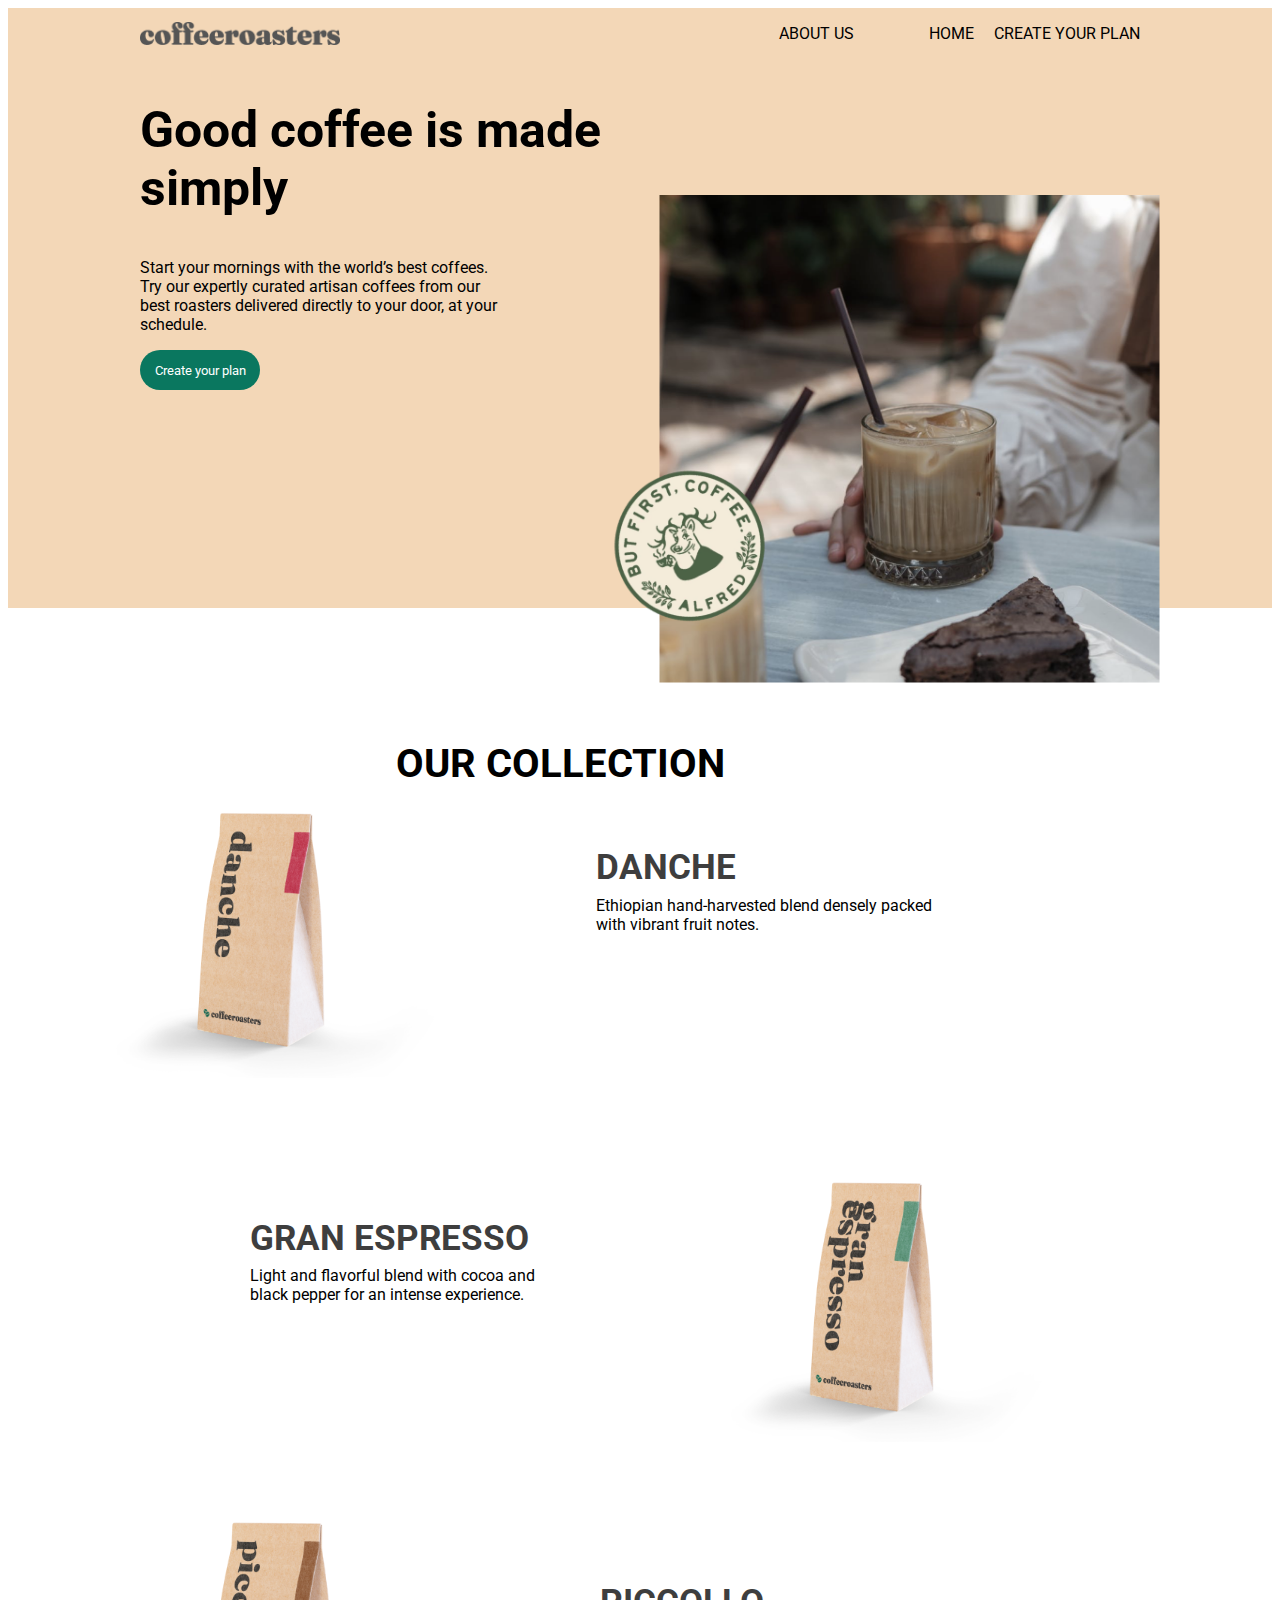
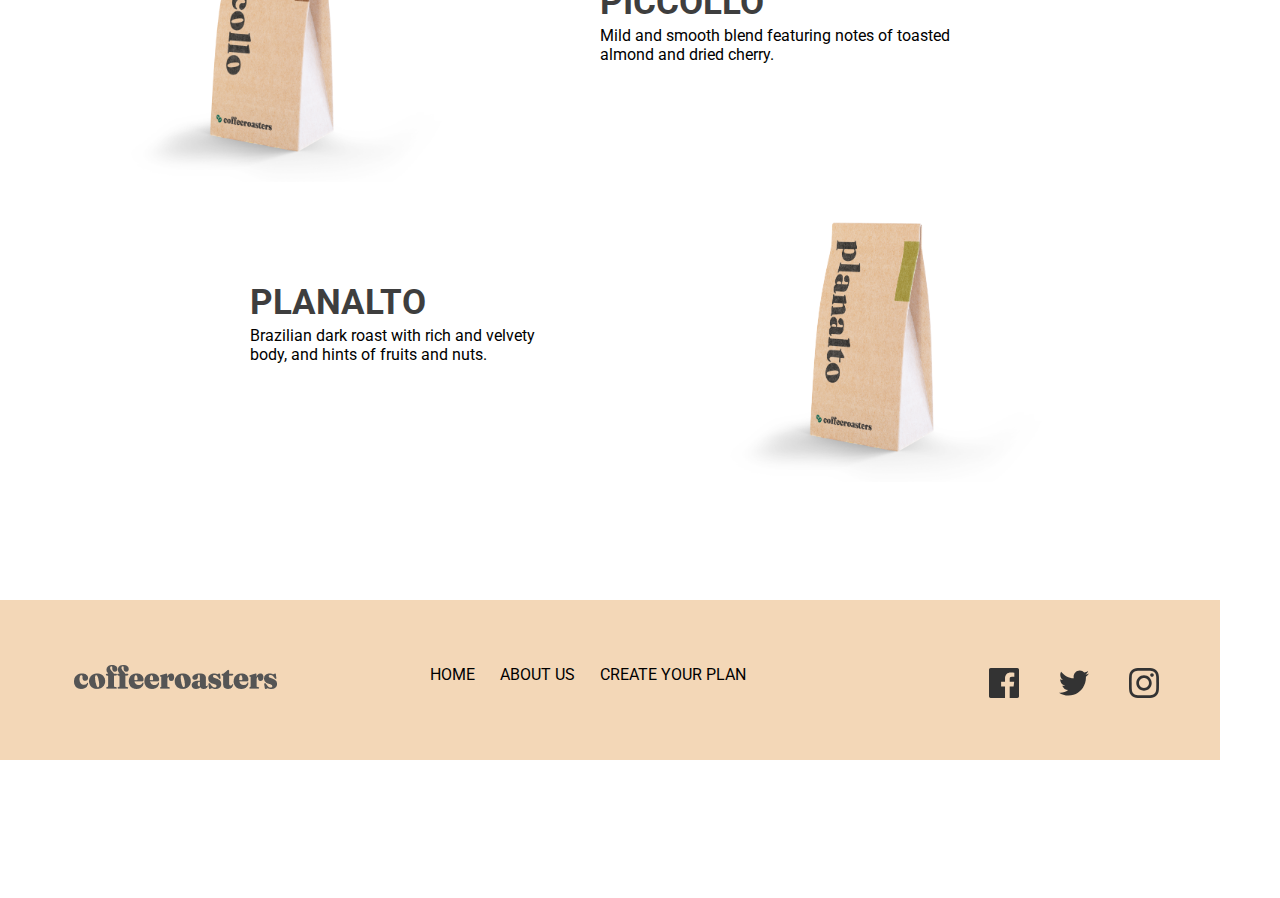
<file: index.html>
<!DOCTYPE html>
<html lang="en">
<head>
    <meta charset="UTF-8">
    <meta name="viewport" content="width=device-width, initial-scale=1.0">
    <title>Document</title>
    <link rel="stylesheet" href="/style.css">
    <link rel="preconnect" href="https://fonts.googleapis.com">
<link rel="preconnect" href="https://fonts.gstatic.com" crossorigin>
<link href="https://fonts.googleapis.com/css2?family=Roboto:ital,wght@0,100;0,300;0,400;0,500;0,700;0,900;1,100;1,300;1,400;1,500;1,700;1,900&display=swap" rel="stylesheet">
</head>
<style>
    a{
        text-decoration: none;
        color: black;
        font-family: 'Roboto';
        position: absolute;
        left: 779px;
    }

    .ABOUT{
        position: absolute;
        top: 65px;
        left: 500px;
    }
</style>
<body>
    <div class="navbar">
        <div class="container">
            <div class="nav">
                <img src="coffeeroasters.png" alt="">
                <a href="/About us.html">ABOUT US</a>
                <ul>
                    <li>HOME</li>
                    <li>CREATE YOUR PLAN</li>
                </ul>
            </div>
    <div class="box">
        <h2>Good coffee is made simply</h2>
        <p>Start your mornings with the world’s best coffees. Try our expertly curated artisan coffees from our best roasters delivered directly to your door, at your schedule.</p>
        <button>Create your plan</button>
    </div> 
    <div class="picture">
        <img src="Rectangle 679.png" alt="">
    </div>       
    <div class="picture2">
        <img src="image 40.png" alt="">
    </div>
</body>
<div class="navbar2">
    <h3>OUR COLLECTION</h3>
    <div class="card">
        <img class="bag" src="kopi4.png" alt="">
        <h4>DANCHE</h4>
        <p class="p2">Ethiopian hand-harvested blend densely packed with vibrant fruit notes.</p>
    </div>
</div>
<div class="card2">
    <img class="bag2" src="kopi1 copy.png" alt="">
    <h5>GRAN ESPRESSO</h5>
    <p class="p3">Light and flavorful blend with cocoa and black pepper for an intense experience.</p>
</div>
<div class="card3">
    <img class="bag3" src="kopi3.png" alt="">
    <h6>PICCOLLO</h6>
    <p class="p4">Mild and smooth blend featuring notes of toasted almond and dried cherry.</p>
</div>
<div class="card4">
    <img class="bag4" src="kopi2.png" alt="">
    <h6 class="h7">PLANALTO</h6>
    <p class="p5">Brazilian dark roast with rich and velvety body, and hints of fruits and nuts.</p>
</div>
<div class="navbar3">
    <div class="container2">
        <div class="nav2">
            <img class="img2" src="coffeeroasters.png" alt="">
            <a href="https://www.facebook.com/?locale=ru_RU">
                <img class="img3" src="Path.svg" alt="">
                </a>
                <a href="https://x.com/?lang=ru">
                <img class="img4" src="Path (1).svg" alt="">
                </a>
                <a href="https://www.instagram.com/">
                <img class="img5" src="Shape.svg" alt="">
                </a>
            <ul>
                <li class="li2">HOME</li>
                <a class="ABOUT" href="/About us.html">ABOUT US</a>
                <li class="li4">CREATE YOUR PLAN</li>
            </ul>
        </div>
    </div>
</div>
</html>
</file>
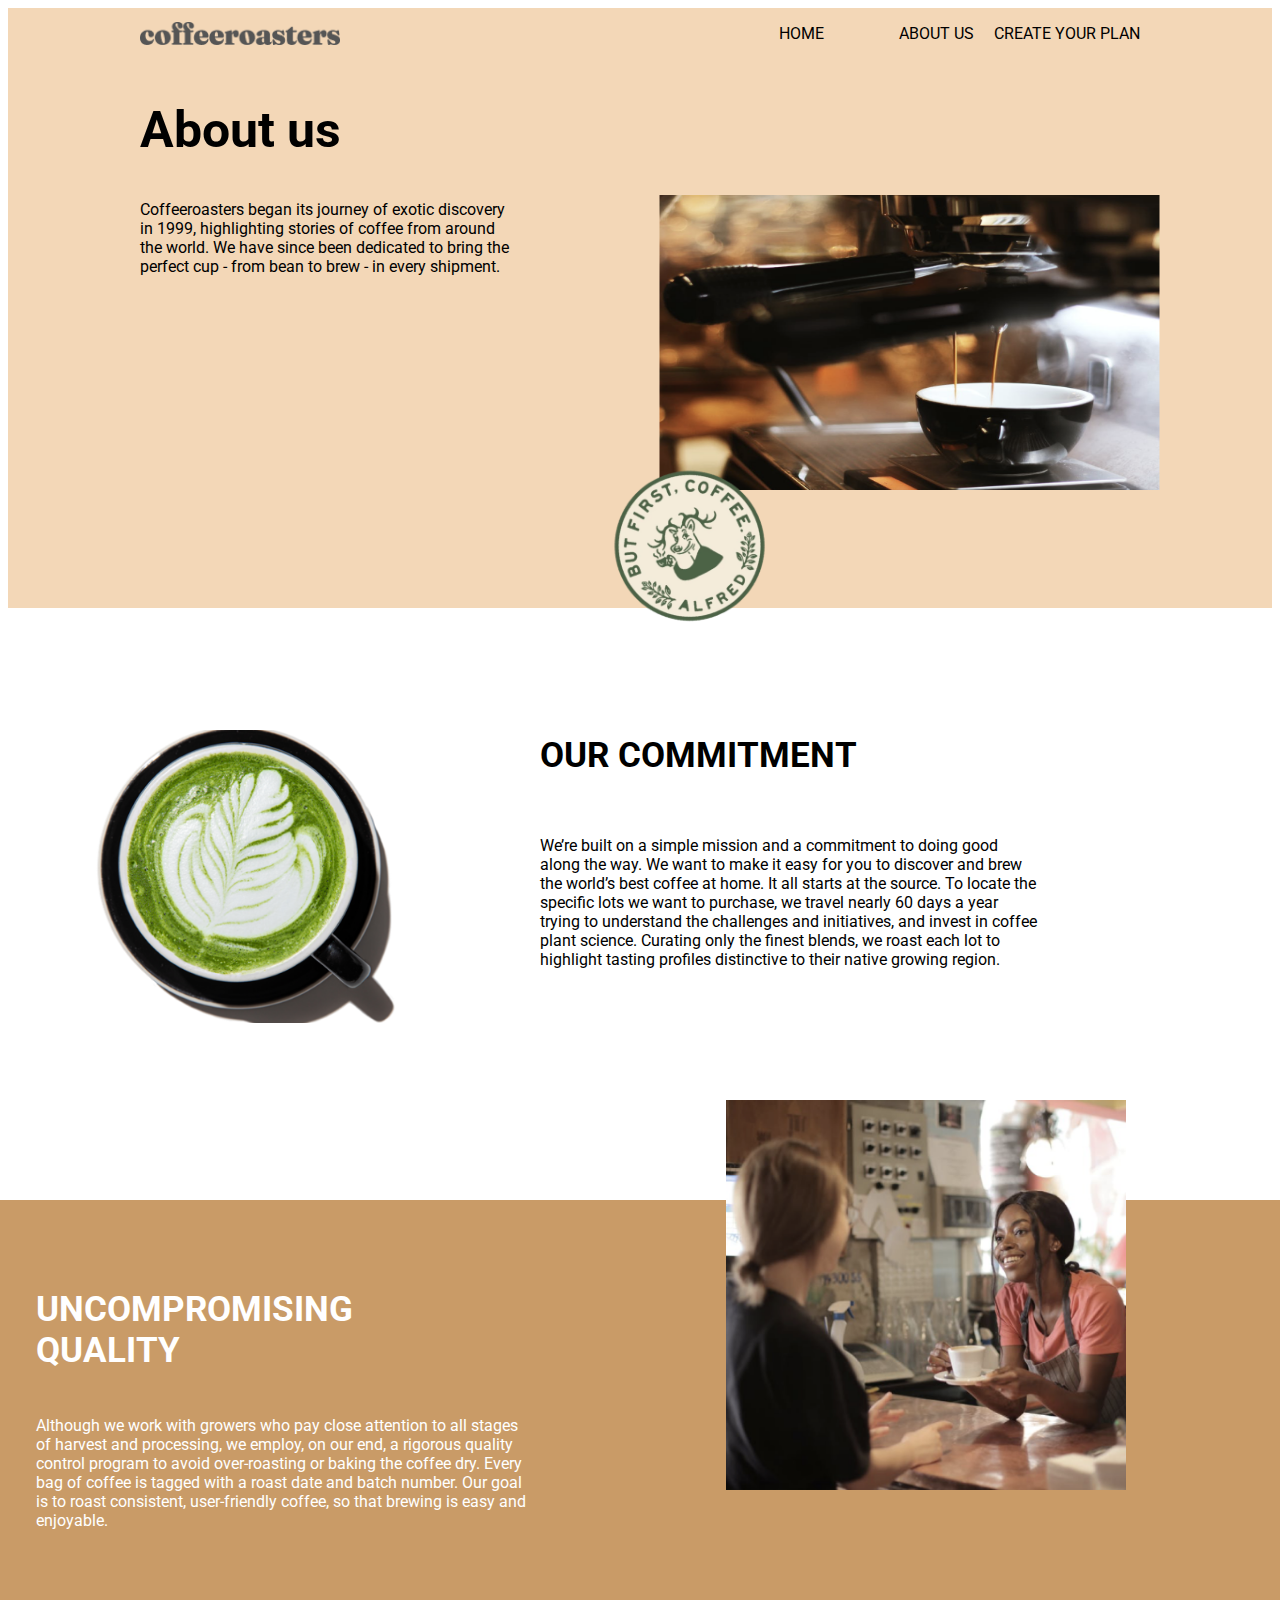
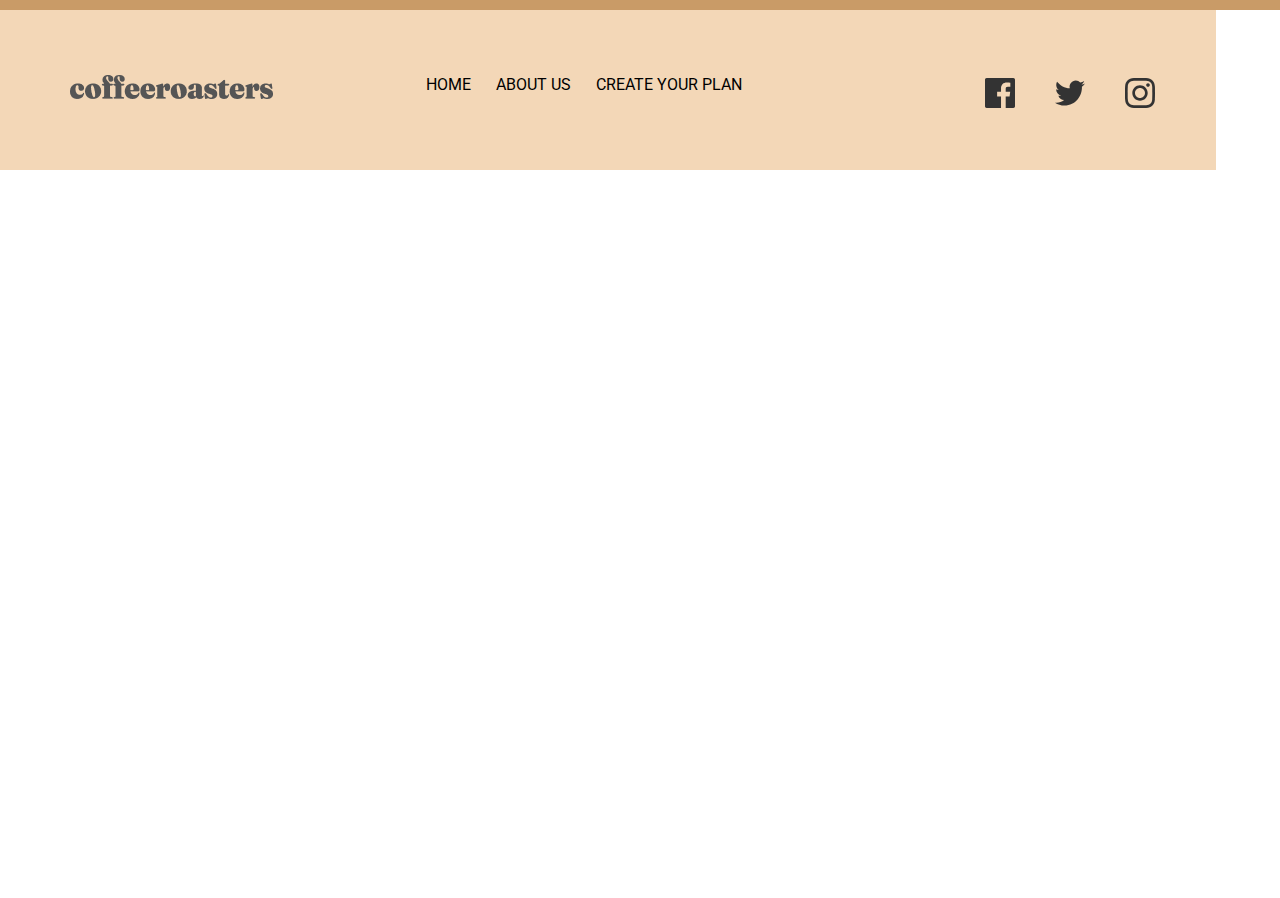
<file: About us.html>
<!DOCTYPE html>
<html lang="en">
<head>
    <meta charset="UTF-8">
    <meta name="viewport" content="width=device-width, initial-scale=1.0">
    <title>Document</title>
    <link rel="stylesheet" href="/style.css">
    <link rel="preconnect" href="https://fonts.googleapis.com">
<link rel="preconnect" href="https://fonts.gstatic.com" crossorigin>
<link href="https://fonts.googleapis.com/css2?family=Roboto:ital,wght@0,100;0,300;0,400;0,500;0,700;0,900;1,100;1,300;1,400;1,500;1,700;1,900&display=swap" rel="stylesheet">
</head>
<style>
    a{
        text-decoration: none;
        color: black;
        font-family: 'Roboto';
        position: absolute;
        left: 779px;
    }

    .h8{
        position: absolute;
        left: 544px;
        font-size: 35px;
    }

    .p6{
        width: 500px;
        height: 207.49px;
        position: absolute;
        left: 544px;
        top: 20px;
    }

    .coffee{
        width: 300px;
        position: absolute;
        left: 100px;
        top: -70px;
    }

    .navbar4{
        background-color: #C99B67;
        width: 1440px;
        height: 410px;
        position: absolute;
        top: 500px;
    }

    .h9{
        width: 300px;
        color: white;
        position: absolute;
        top: 60px;
        left: 40px;
        font-size: 35px;
    }

    .p7{
        width: 500px;
        height: 150px;
        color: white;
        position: absolute;
        left: 40px;
        top: 200px;
    }

    .cafe{
        width: 400px;
        position: absolute;
        left: 730px;
        top: -100px;
    }

    .navbar5{
        background-color: #F3D7B7;
    display: flex;
    width: 1220px;
    height: 160px;
    position: absolute;
    top:910px;
    left: -0px;
    }
</style>
<body>
    <div class="navbar">
        <div class="container">
            <div class="nav">
                <img src="coffeeroasters.png" alt="">
                <a href="/index.html">HOME</a>
                <ul>
                    <li>ABOUT US</li>
                    <li>CREATE YOUR PLAN</li>
                </ul>
            </div>
    <div class="box">
        <h2>About us</h2>
        <p>Coffeeroasters began its journey of exotic discovery in 1999, highlighting stories of coffee from around the world. We have since been dedicated to bring the perfect cup - from bean to brew - in every shipment.</p>
    </div>
    <div class="picture">
        <img src="Rectangle 679 (1).png" alt="">
    </div>       
    <div class="picture2">
        <img src="image 40.png" alt="">
    </div>
</body>
<div class="navbar2">
    <h3 class="h8">OUR COMMITMENT</h3>
    <div class="card">
        <img class="coffee" src="cup-6 1.png" alt="">
        <p class="p6">We’re built on a simple mission and a commitment to doing good along the way. We want to make it easy for you to discover and brew the world’s best coffee at home. It all starts at the source. To locate the specific lots we want to purchase, we travel nearly 60 days a year trying to understand the challenges and  initiatives, and invest in coffee plant science. Curating only the finest blends, we roast each lot to highlight tasting profiles distinctive to their native growing region.</p>
    </div>
    <div class="navbar4">
        <h2 class="h9">UNCOMPROMISING QUALITY</h2>
        <p class="p7">Although we work with growers who pay close attention to all stages of harvest and processing, we employ, on our end, a rigorous quality control program to avoid over-roasting or baking the coffee dry. Every bag of coffee is tagged with a roast date and batch number. Our goal is to roast consistent, user-friendly coffee, so that brewing is easy and enjoyable.</p>
        <img class="cafe" src="Rectangle 681.png" alt="">
    </div>
    <div class="navbar5">
        <div class="container2">
            <div class="nav2">
                <img class="img2" src="coffeeroasters.png" alt="">
                <a href="https://www.facebook.com/?locale=ru_RU">
                <img class="img3" src="Path.svg" alt="">
                </a>
                <a href="https://x.com/?lang=ru">
                <img class="img4" src="Path (1).svg" alt="">
                </a>
                <a href="https://www.instagram.com/">
                <img class="img5" src="Shape.svg" alt="">
                </a>
                <ul>
                    <a class="li2" href="/index.html">HOME</a>
                    <li class="li3">ABOUT US</li>
                    <li class="li4">CREATE YOUR PLAN</li>
                </ul>
            </div>
        </div>
    </div>
</html>
</file>
<file: style.css>
.container{
     margin:0 auto;
     width: 1000px;
 }
 
 .navbar{
     background-color: #F3D7B7;
     display: flex;
     height: 600px;
 }
 
 img{
     width: 200px;
 }
 
 li{
     list-style: none;
     font-family: 'Roboto';
 }
 
 .nav{
     display: flex;
     justify-content: space-between;
     align-items: center;
 }
 
 ul{
     display: flex;
     gap: 20px;
 }

 .box{
     width: 464px;
     height: 367px;
     top: 176px;
     left: 50px;
 }

 h2{
     font-family: 'Roboto';
     font-size: 50px;
 }

 p{
     font-family: 'Roboto';
     width: 372px;
 }
 button{
     background-color: #0A775F;
     width: 120px;
     height: 40px;
     border: none;
     color: white;
     border-radius: 50px;
     font-family: 'Roboto';
 }

 button:hover{
     transition: 0.3s;
     background-color: #18453b;
 }

 .picture{
     transform: scale(2.5);
     width: 410px;
     height: 300px;
     position: absolute;
     left: 967px;
     bottom: 200px;
     top: 420px;
 }

 .picture2{
     position: absolute;
     left: 590px;
     bottom: 250px;
 }

.navbar2{
     background-color: white;
     width: 1489px;
     height: 1798px;
     position: absolute;
     top: 700px;
     left: -4px;
}

h3{
     font-family: 'Roboto';
     font-size: 40px;
     position: absolute;
     left: 400px;
}

.card{
    position: absolute;
    top: 100px;
}

.bag{
    width: 350px;
    position: absolute;
    left: 100px;
}

.bag:hover{
    transform: scale(1.2);
    transition: 0.4s;
}

h4{
    font-family: 'Roboto';
     font-size: 35px;
     position: absolute;
     left: 600px;
     color: rgb(62, 62, 62);
}
.p2{
    font-family: 'Roboto';
    width: 350px;
    height: 68px;
    position: absolute;
    left: 600px;
    top: 80px;
}

.bag2{
    width: 350px;
    position: absolute;
    left: 700px;
    top: 1160px;
}

h5{
    font-family: 'Roboto';
     font-size: 35px;
     position: absolute;
     left: 250px;
     top: 1160px;
     color: rgb(62, 62, 62);
}

.p3{
    width: 300px;
    height: 68px;
    position: absolute;
    left: 250px;
    top: 1250px;
}

.bag2:hover{
    transform: scale(1.2);
    transition: 0.4s;
}

.bag3{
    width: 350px;
    position: absolute;
    left: 100px;
    top: 1500px;
}

h6{
    font-family: 'Roboto';
    font-size: 35px;
    position: absolute;
    left: 600px;
    top: 1500px;
    color: rgb(62, 62, 62);
}

.p4{
    font-family: 'Roboto';
    width: 350px;
    height: 68px;
    position: absolute;
    left: 600px;
    top: 1610px;
}

.bag3:hover{
    transform: scale(1.2);
    transition: 0.4s;
}

.bag4{
    width: 350px;
    position: absolute;
    left: 700px;
    top: 1800px;
}

.h7{
    font-family: 'Roboto';
     font-size: 35px;
     position: absolute;
     left: 250px;
     top: 1800px;
     color: rgb(62, 62, 62);
}

.p5{
    width: 300px;
    height: 68px;
    position: absolute;
    left: 250px;
    top: 1910px;
}

.bag4:hover{
    transform: scale(1.2);
    transition: 0.4s;
}

.container2{
    margin:0 auto;
    width: 1000px;
}

.navbar3{
    background-color: #F3D7B7;
    display: flex;
    width: 1220px;
    height: 160px;
    position: absolute;
    top: 2200px;
    left: -0px;
}

.li2{
    justify-content: space-between;
    list-style: none;
    font-family: 'Roboto';
    position: absolute;
    top: 65px;
    left: 430px;
}

.li3{
    justify-content: space-between;
    list-style: none;
    font-family: 'Roboto';
    position: absolute;
    top: 65px;
    left: 500px;
}

.li4{
    justify-content: space-between;
    list-style: none;
    font-family: 'Roboto';
    position: absolute;
    top: 65px;
    left: 600px;
}

.img2{
    width: 203px;
    height: 24px;
    position: absolute;
    left: 74px;
    top: 65px;
}

.nav2{
    display: flex;
    justify-content: space-between;
    align-items: center;
}

.ul{
    gap: 20px;
    display: flex;
}

.img3{
    width: 30px;
    height: 30px;
    position: absolute;
    left: 210px;
    top: 52px;
}

.img4{
    width: 30px;
    height: 30px;
    position: absolute;
    left: 280px;
    top: 52px;
}

.img5{
    width: 30px;
    height: 30px;
    position: absolute;
    left: 350px;
    top: 52px;
}
</file>
